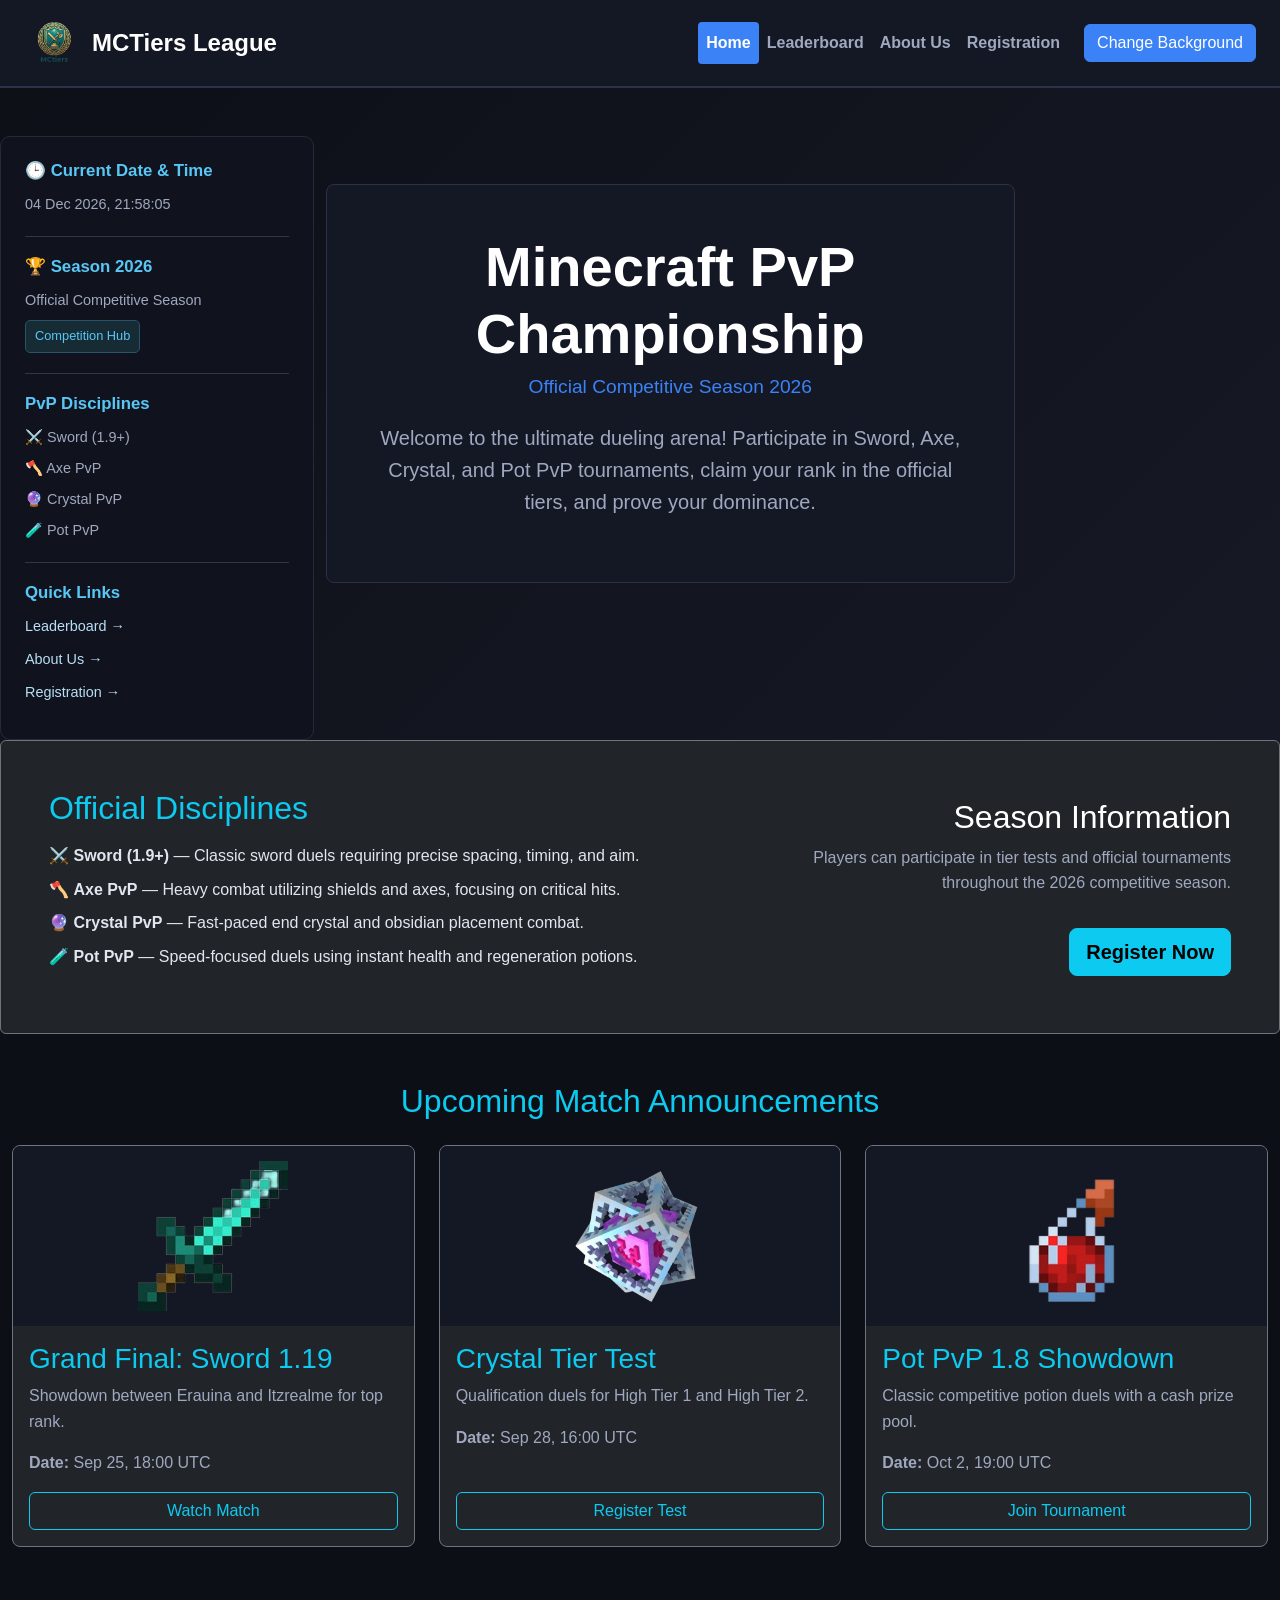
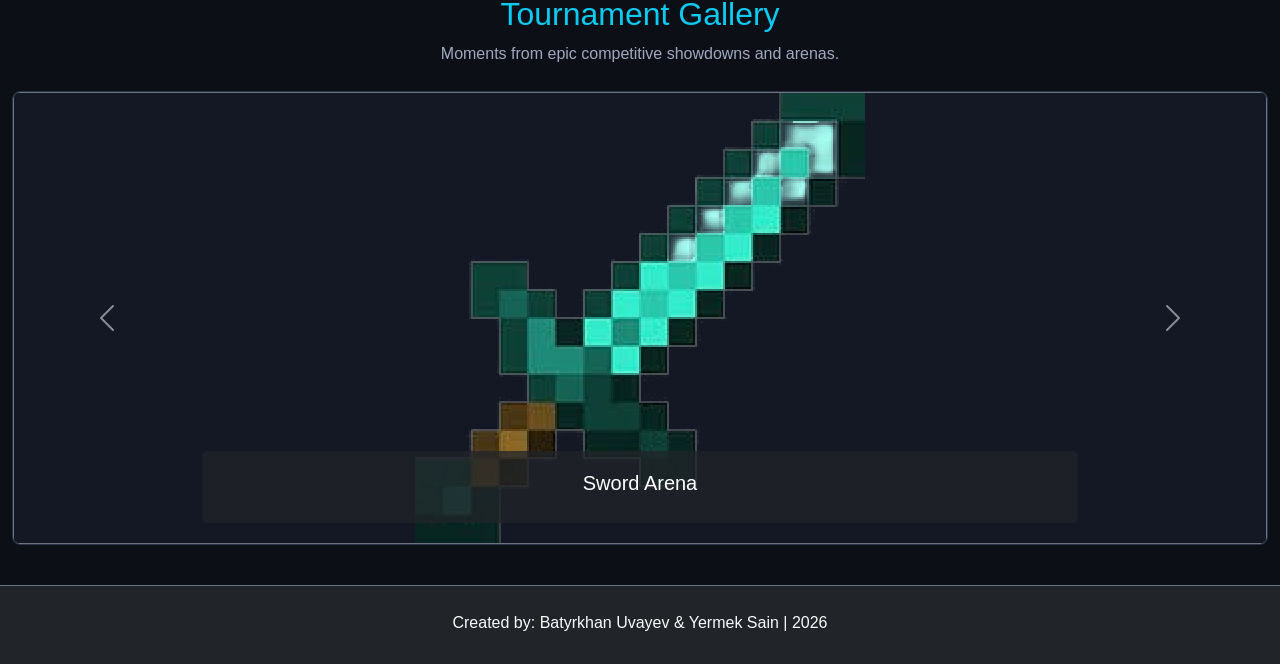
<file: index.html>
<!DOCTYPE html>
<html lang="en">

<head>
    <meta charset="UTF-8">
    <meta name="viewport" content="width=device-width, initial-scale=1.0">
    <title>Minecraft PvP Championship - Hub</title>

    <link href="https://fonts.googleapis.com/css2?family=Poppins:wght@300;400;600;700&display=swap" rel="stylesheet">
    <link rel="stylesheet" href="css/bootstrap.min.css">
    <link rel="stylesheet" href="css/style.css">
</head>

<body>

    <div class="page d-flex flex-column min-vh-100">

        <header>
            <nav class="navbar navbar-expand-lg navbar-dark">
                <div class="container-fluid px-sm-2 px-lg-4">
                    <a class="navbar-brand d-flex align-items-center gap-2" href="index.html">
                        <img src="images/logo.png" alt="MCTiers League logo" class="logo-img">
                        <span>MCTiers League</span>
                    </a>

                    <button class="navbar-toggler" type="button" data-bs-toggle="collapse" data-bs-target="#mainNav"
                        aria-controls="mainNav" aria-expanded="false" aria-label="Toggle navigation">
                        <span class="navbar-toggler-icon"></span>
                    </button>

                    <div class="collapse navbar-collapse" id="mainNav">
                        <ul class="navbar-nav ms-auto align-items-lg-center">
                            <li class="nav-item">
                                <a class="nav-link active" href="index.html" aria-current="page">Home</a>
                            </li>
                            <li class="nav-item">
                                <a class="nav-link" href="leaderboard.html">Leaderboard</a>
                            </li>
                            <li class="nav-item">
                                <a class="nav-link" href="about.html">About Us</a>
                            </li>
                            <li class="nav-item">
                                <a class="nav-link" href="contact.html">Registration</a>
                            </li>
                            <li class="nav-item ms-lg-3 mt-2 mt-lg-0">
                                <button type="button" id="changeThemeBtn" class="btn btn-primary">Change
                                    Background</button>
                            </li>
                        </ul>
                    </div>
                </div>
            </nav>
        </header>

        <div class="container-fluid flex-grow-1">
            <div class="row">
                <div class="row g-4 align-items-start">
                    <aside class="site-aside col-lg-3 px-sm-3 px-lg-4 py-4">

                        <div class="aside-section">
                            <h2>🕒 Current Date &amp; Time</h2>
                            <p id="currentDateTime">Loading...</p>
                        </div>

                        <hr>

                        <div class="aside-section">
                            <h2>🏆 Season 2026</h2>
                            <p>Official Competitive Season</p>
                            <span class="season-badge">Competition Hub</span>
                        </div>

                        <hr>

                        <div class="aside-section">
                            <h2>PvP Disciplines</h2>
                            <p>⚔️ Sword (1.9+)</p>
                            <p>🪓 Axe PvP</p>
                            <p>🔮 Crystal PvP</p>
                            <p>🧪 Pot PvP</p>
                        </div>

                        <hr>
                        <div class="aside-section">
                            <h2>Quick Links</h2>
                            <a href="leaderboard.html">Leaderboard →</a>
                            <a href="about.html">About Us →</a>
                            <a href="contact.html">Registration →</a>
                        </div>

                    </aside>
                    

                    <main class="col-lg-9 py-5">

                        <div class="col-lg-9">
                            <section class="hero-banner p-4 p-lg-5 mb-5 text-center">
                                <h1 class="display-4 fw-bold">Minecraft PvP Championship</h1>
                                <h3 class="subtitle mb-4">Official Competitive Season 2026</h3>
                                <p class="lead">Welcome to the ultimate dueling arena! Participate in Sword, Axe,
                                    Crystal, and
                                    Pot PvP tournaments, claim your rank in the official tiers, and prove your
                                    dominance.
                                </p>
                            </section>
                        </div>
                </div>
                <section class="rules-section p-4 p-lg-5 mb-5 bg-dark rounded border border-secondary">
                    <div class="row g-4 align-items-center">
                        <div class="col-lg-7">
                            <h2 class="text-info">Official Disciplines</h2>
                            <ul class="list-unstyled mt-3">
                                <li class="mb-2">⚔️ <strong>Sword (1.9+)</strong> — Classic sword duels requiring
                                    precise
                                    spacing, timing, and aim.</li>
                                <li class="mb-2">🪓 <strong>Axe PvP</strong> — Heavy combat utilizing shields and
                                    axes,
                                    focusing on critical hits.</li>
                                <li class="mb-2">🔮 <strong>Crystal PvP</strong> — Fast-paced end crystal and
                                    obsidian
                                    placement combat.</li>
                                <li class="mb-2">🧪 <strong>Pot PvP</strong> — Speed-focused duels using instant
                                    health and
                                    regeneration potions.</li>
                            </ul>
                        </div>

                        <div class="col-lg-5 text-lg-end text-center">
                            <h2>Season Information</h2>
                            <p>Players can participate in tier tests and official tournaments throughout the 2026
                                competitive season.</p>
                            <a href="contact.html" class="btn btn-info btn-lg mt-3 fw-bold">Register Now</a>
                        </div>
                    </div>
                </section>

                <section class="mb-5">
                    <h2 class="mb-4 text-center text-info">Upcoming Match Announcements</h2>
                    <div class="row g-4">
                        <div class="col-md-6 col-lg-4">
                            <div class="card match-card h-100 bg-dark border-secondary">
                                <img src="images/Без_названия-removebg-preview (1).png" class="card-img-top pixel-icon"
                                    alt="Sword PvP match">
                                <div class="card-body d-flex flex-column text-light">
                                    <h3 class="card-title text-info">Grand Final: Sword 1.19</h3>
                                    <p class="card-text">Showdown between Erauina and Itzrealme for top rank.</p>
                                    <p class="card-text"><strong>Date:</strong> Sep 25, 18:00 UTC</p>
                                    <a href="contact.html" class="btn btn-outline-info mt-auto">Watch Match</a>
                                </div>
                            </div>
                        </div>

                        <div class="col-md-6 col-lg-4">
                            <div class="card match-card h-100 bg-dark border-secondary">
                                <img src="images/crys-removebg-preview.png" class="card-img-top pixel-icon"
                                    alt="Crystal PvP match">
                                <div class="card-body d-flex flex-column text-light">
                                    <h3 class="card-title text-info">Crystal Tier Test</h3>
                                    <p class="card-text">Qualification duels for High Tier 1 and High Tier 2.</p>
                                    <p class="card-text"><strong>Date:</strong> Sep 28, 16:00 UTC</p>
                                    <a href="contact.html" class="btn btn-outline-info mt-auto">Register Test</a>
                                </div>
                            </div>
                        </div>

                        <div class="col-md-6 col-lg-4">
                            <div class="card match-card h-100 bg-dark border-secondary">
                                <img src="images/PotionDuels.webp" class="card-img-top pixel-icon" alt="Pot PvP match">
                                <div class="card-body d-flex flex-column text-light">
                                    <h3 class="card-title text-info">Pot PvP 1.8 Showdown</h3>
                                    <p class="card-text">Classic competitive potion duels with a cash prize pool.
                                    </p>
                                    <p class="card-text"><strong>Date:</strong> Oct 2, 19:00 UTC</p>
                                    <a href="contact.html" class="btn btn-outline-info mt-auto">Join Tournament</a>
                                </div>
                            </div>
                        </div>
                    </div>
                </section>

                <!-- Галерея -->
                <section class="gallery-section">
                    <h2 class="mb-2 text-center text-info">Tournament Gallery</h2>
                    <p class="mb-4 text-center">Moments from epic competitive showdowns and arenas.</p>

                    <div id="tournamentCarousel" class="carousel slide" data-bs-ride="carousel">
                        <div class="carousel-inner rounded shadow-lg border border-secondary">
                            <div class="carousel-item active">
                                <img src="images/Без_названия-removebg-preview (1).png"
                                    class="d-block w-100 carousel-img" alt="Sword Arena">
                                <div class="carousel-caption d-none d-md-block bg-dark bg-opacity-75 rounded">
                                    <h5>Sword Arena</h5>
                                </div>
                            </div>
                            <div class="carousel-item">
                                <img src="images/crys-removebg-preview.png" class="d-block w-100 carousel-img"
                                    alt="Crystal Fight">
                                <div class="carousel-caption d-none d-md-block bg-dark bg-opacity-75 rounded">
                                    <h5>Crystal Fight</h5>
                                </div>
                            </div>
                            <div class="carousel-item">
                                <img src="images/PotionDuels.webp" class="d-block w-100 carousel-img"
                                    alt="Pot PvP Duel">
                                <div class="carousel-caption d-none d-md-block bg-dark bg-opacity-75 rounded">
                                    <h5>Pot PvP Duel</h5>
                                </div>
                            </div>
                        </div>
                        <button class="carousel-control-prev" type="button" data-bs-target="#tournamentCarousel"
                            data-bs-slide="prev">
                            <span class="carousel-control-prev-icon" aria-hidden="true"></span>
                            <span class="visually-hidden">Previous</span>
                        </button>
                        <button class="carousel-control-next" type="button" data-bs-target="#tournamentCarousel"
                            data-bs-slide="next">
                            <span class="carousel-control-next-icon" aria-hidden="true"></span>
                            <span class="visually-hidden">Next</span>
                        </button>
                    </div>
                </section>
                </main>
            </div>
        </div>
        <footer class="py-4 text-center mt-auto bg-dark border-top border-secondary">
            <div class="container">
                <p class="mb-1 text-light">Created by: Batyrkhan Uvayev & Yermek Sain | 2026</p>
            </div>
        </footer>

    </div>
    <script src="https://cdn.jsdelivr.net/npm/bootstrap@5.3.3/dist/js/bootstrap.bundle.min.js"></script>
    <script src="js/script.js"></script>
</body>

</html>
</file>
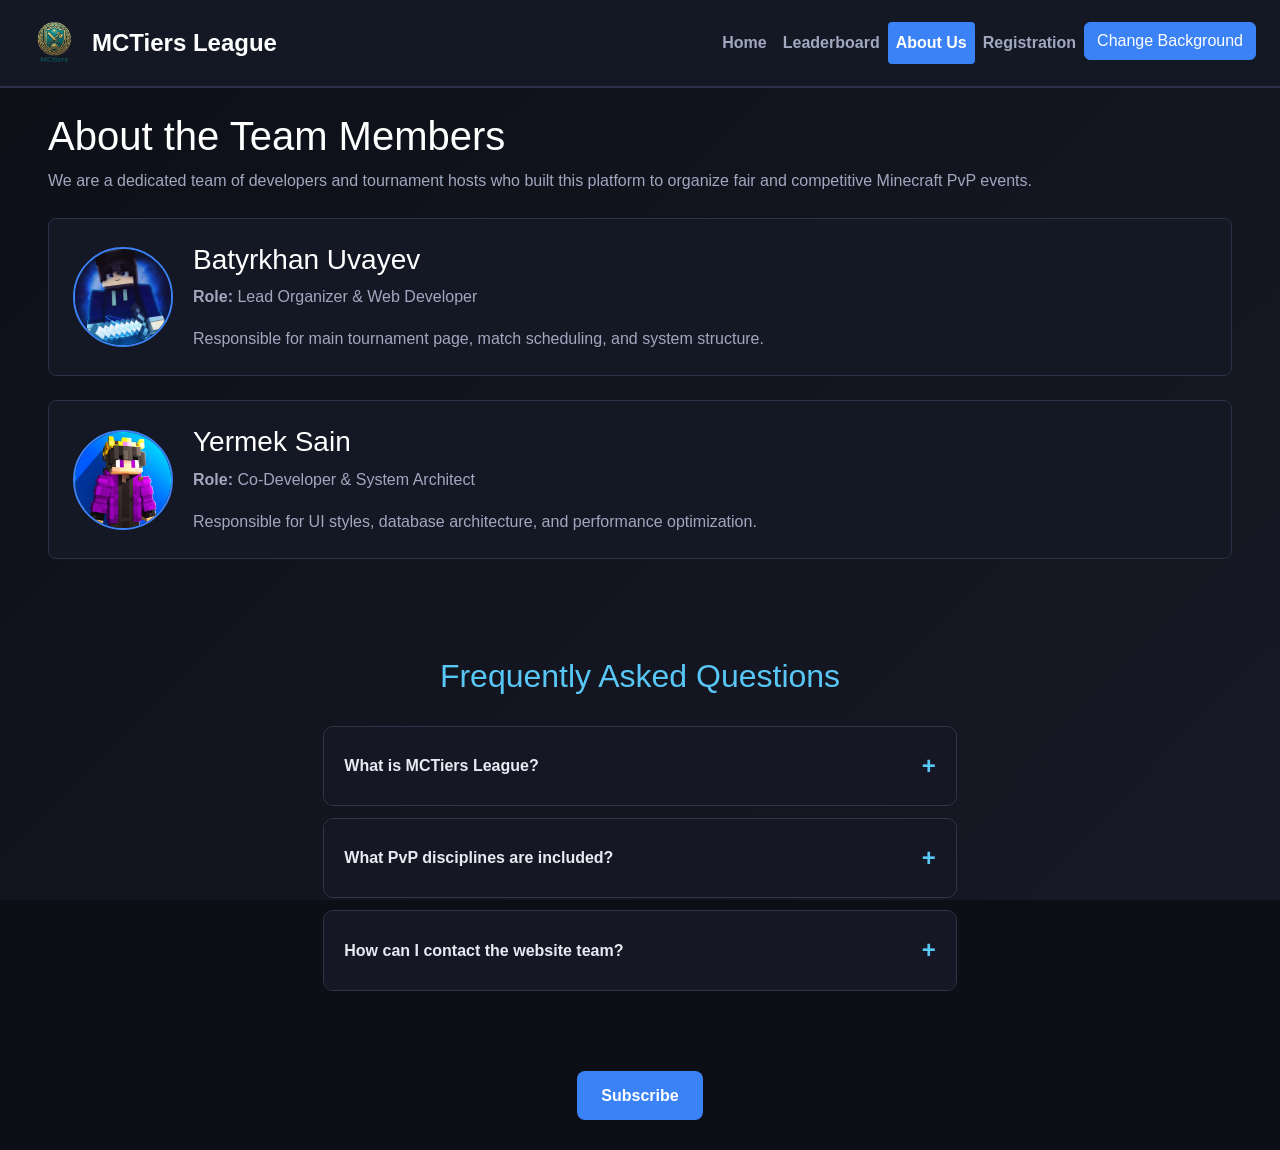
<file: about.html>
<!DOCTYPE html>
<html lang="en">

<head>
    <meta charset="UTF-8">
    <meta name="viewport" content="width=device-width, initial-scale=1.0">
    <title>About Us - Minecraft PvP Championship</title>
    <link rel="stylesheet" href="css/bootstrap.min.css">
    <link rel="stylesheet" href="css/style.css">
</head>

<body>

    <div class="page">

        <header>
            <nav class="navbar navbar-expand-lg navbar-dark">
                <div class="container-fluid px-sm-2 px-lg-4">

                    <a class="navbar-brand d-flex align-items-center gap-2" href="index.html">
                        <img src="images/logo.png" alt="MCTiers League logo" class="logo-img">
                        <span>MCTiers League</span>
                    </a>

                    <button class="navbar-toggler" type="button" data-bs-toggle="collapse" data-bs-target="#mainNav"
                        aria-controls="mainNav" aria-expanded="false" aria-label="Toggle navigation">
                        <span class="navbar-toggler-icon"></span>
                    </button>

                    <div class="collapse navbar-collapse" id="mainNav">
                        <ul class="navbar-nav ms-auto">
                            <li class="nav-item"><a class="nav-link" href="index.html">Home</a></li>
                            <li class="nav-item"><a class="nav-link" href="leaderboard.html">Leaderboard</a></li>
                            <li class="nav-item"><a class="nav-link active" href="about.html" aria-current="page">About
                                    Us</a></li>
                            <li class="nav-item"><a class="nav-link" href="contact.html">Registration</a></li>
                            <li class="nav-item"><button type="button" id="changeThemeBtn"
                                    class="btn btn-primary">Change Background</button></li>

                        </ul>
                    </div>

                </div>
            </nav>
        </header>

        <div class="container-fluid">
            <div class="row">

                <main class="col-12 py-4 px-sm-3 px-lg-5">

                    <h1>About the Team Members</h1>
                    <p class="mb-4">We are a dedicated team of developers and tournament hosts who built this platform
                        to organize fair and competitive Minecraft PvP events.</p>

                    <div class="team-member p-3 p-lg-4 mb-4">
                        <img src="images/profile1.jpg" alt="Batyrkhan Uvayev" class="member-avatar">
                        <div>
                            <h3>Batyrkhan Uvayev</h3>
                            <p><strong>Role:</strong> Lead Organizer & Web Developer</p>
                            <p class="mb-0">Responsible for main tournament page, match scheduling, and system
                                structure.</p>
                        </div>
                    </div>

                    <div class="team-member p-3 p-lg-4 mb-4">
                        <img src="images/profile2.png" alt="Yermek Sain" class="member-avatar">
                        <div>
                            <h3>Yermek Sain</h3>
                            <p><strong>Role:</strong> Co-Developer & System Architect</p>
                            <p class="mb-0">Responsible for UI styles, database architecture, and performance
                                optimization.</p>
                        </div>
                    </div>

                </main>

            </div>
        </div>


        <section class="faq-section">
            <h2 class="faq-title">Frequently Asked Questions</h2>

            <div class="faq-container">

                <div class="faq-item">
                    <button class="faq-question" type="button" aria-expanded="false" aria-controls="faq-answer-1">
                        <span>What is MCTiers League?</span>
                        <span class="faq-icon" aria-hidden="true">+</span>
                    </button>

                    <div class="faq-answer" id="faq-answer-1" aria-hidden="true">
                        <div class="faq-answer-inner">
                            <p>
                                MCTiers League is a website about Minecraft PvP rankings
                                and player information.
                            </p>
                        </div>
                    </div>
                </div>

                <div class="faq-item">
                    <button class="faq-question" type="button" aria-expanded="false" aria-controls="faq-answer-2">
                        <span>What PvP disciplines are included?</span>
                        <span class="faq-icon" aria-hidden="true">+</span>
                    </button>

                    <div class="faq-answer" id="faq-answer-2" aria-hidden="true">
                        <div class="faq-answer-inner">
                            <p>The website includes disciplines such as Sword,Axe PvP, Crystal PvP, and Pot PvP.</p>
                        </div>
                    </div>
                </div>

                <div class="faq-item">
                    <button class="faq-question" type="button" aria-expanded="false" aria-controls="faq-answer-3">
                        <span>How can I contact the website team?</span>
                        <span class="faq-icon" aria-hidden="true">+</span>
                    </button>

                    <div class="faq-answer" id="faq-answer-3" aria-hidden="true">
                        <div class="faq-answer-inner">
                            <p>Visit the Registration page and fill in the form to provide your information.</p>
                        </div>
                    </div>
                </div>

            </div>
        </section>




    </div>


    <div class="subscribe-section">
        <button type="button" id="openSubscribe" class="subscribe-btn">Subscribe</button>
    </div>

    <div class="subscribe-overlay" id="subscribeOverlay" aria-hidden="true">
        <div class="subscribe-popup" role="dialog" aria-modal="true" aria-labelledby="subscribeTitle">
            <button type="button" id="closeSubscribe" class="subscribe-close" aria-label="Close">&times;</button>

            <h2 id="subscribeTitle">Subscribe to MCTiers League</h2>
            <p>Get updates about Minecraft PvP and tournaments.</p>

            <form id="subscribeForm" novalidate>
                <label for="subscribeEmail">Email address</label>
                <input type="text" inputmode="email" id="subscribeEmail" autocomplete="email">
                <p id="subscribeError" class="subscribe-error"></p>
                <p id="subscribeMessage" class="subscribe-success" role="status" aria-live="polite"></p>
                <button type="submit" class="subscribe-btn">Subscribe</button>
            </form>
        </div>
    </div>

    <script src="https://cdn.jsdelivr.net/npm/bootstrap@5.3.3/dist/js/bootstrap.bundle.min.js"></script>
    <script src="js/script.js"></script>
</body>

</html>
</file>
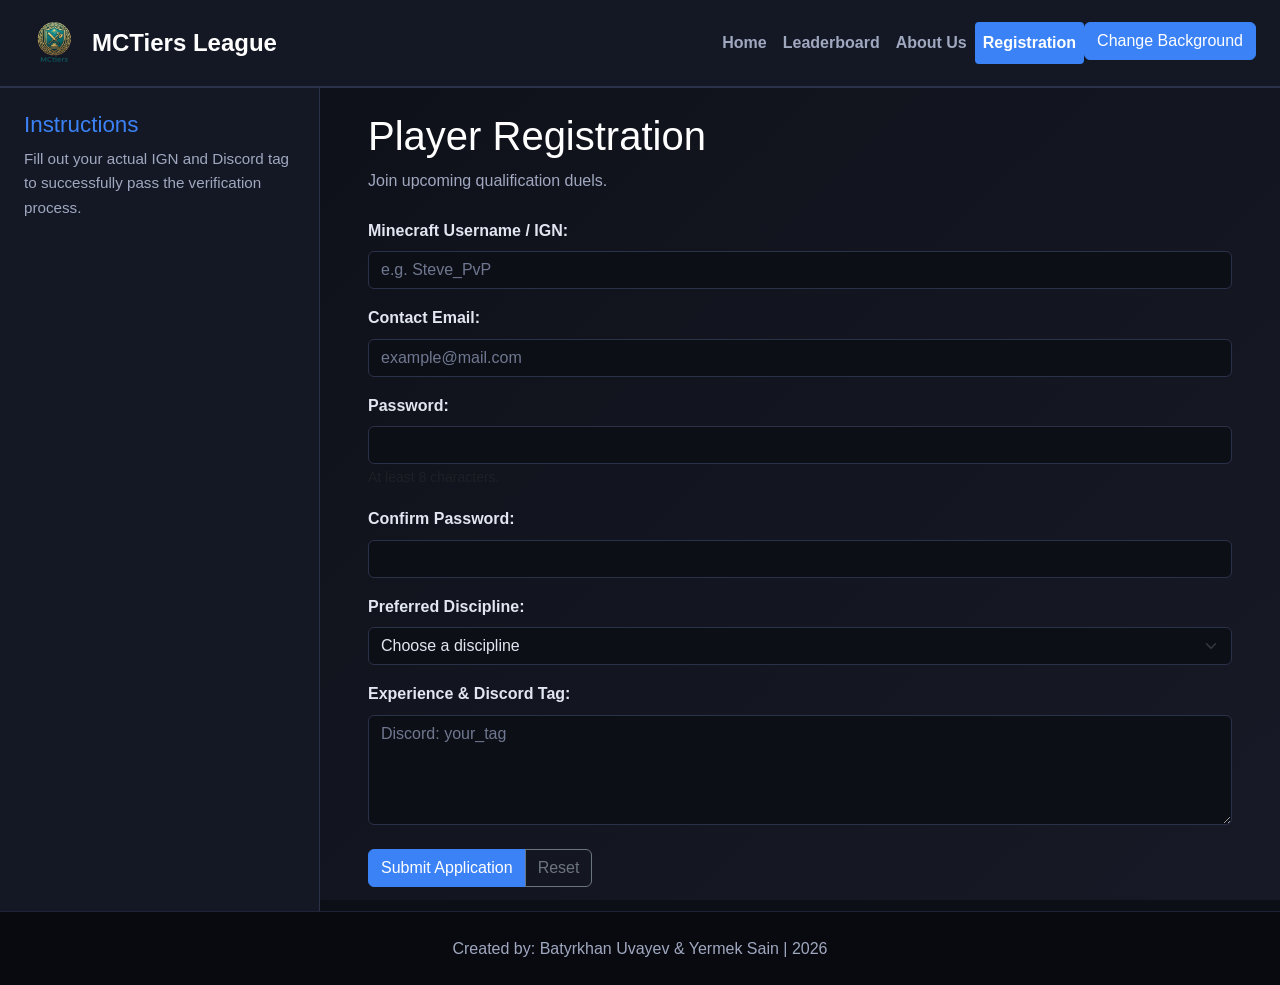
<file: contact.html>
<!DOCTYPE html>

<html lang="en">

<head>
    <meta charset="UTF-8">
    <meta name="viewport" content="width=device-width, initial-scale=1.0">
    <title>Registration - Minecraft PvP Championship</title>
    <link rel="stylesheet" href="css/bootstrap.min.css">
    <link rel="stylesheet" href="css/style.css">
</head>

<body>
    <div class="page">

        <header>
            <nav class="navbar navbar-expand-lg navbar-dark">
                <div class="container-fluid px-sm-2 px-lg-4">

                    <a class="navbar-brand d-flex align-items-center gap-2" href="index.html">
                        <img src="images/logo.png" alt="MCTiers League logo" class="logo-img">
                        <span>MCTiers League</span>
                    </a>

                    <button class="navbar-toggler" type="button" data-bs-toggle="collapse" data-bs-target="#mainNav"
                        aria-controls="mainNav" aria-expanded="false" aria-label="Toggle navigation">
                        <span class="navbar-toggler-icon"></span>
                    </button>

                    <div class="collapse navbar-collapse" id="mainNav">
                        <ul class="navbar-nav ms-auto">
                            <li class="nav-item">
                                <a class="nav-link" href="index.html">Home</a>
                            </li>
                            <li class="nav-item">
                                <a class="nav-link" href="leaderboard.html">Leaderboard</a>
                            </li>
                            <li class="nav-item">
                                <a class="nav-link" href="about.html">About Us</a>
                            </li>
                            <li class="nav-item">
                                <a class="nav-link active" href="contact.html" aria-current="page">Registration</a>
                            </li>
                            <li class="nav-item">
                                <button type="button" id="changeThemeBtn" class="btn btn-primary">
                                    Change Background
                                </button>
                            </li>
                        </ul>
                    </div>

                </div>
            </nav>
        </header>

        <div class="container-fluid">
            <div class="row">

                <aside class="col-lg-3 px-sm-3 px-lg-4 py-4">
                    <h2>Instructions</h2>
                    <p>Fill out your actual IGN and Discord tag to successfully pass the verification process.</p>
                </aside>

                <main class="col-lg-9 py-4 px-sm-3 px-lg-5">

                    <h1>Player Registration</h1>
                    <p class="mb-4">Join upcoming qualification duels.</p>

                    <form id="registrationForm" novalidate>

                        <div class="mb-3">
                            <label for="ign" class="form-label">
                                Minecraft Username / IGN:
                            </label>
                            <input type="text" class="form-control" id="ign" placeholder="e.g. Steve_PvP">
                            <div class="invalid-feedback"></div>
                        </div>

                        <div class="mb-3">
                            <label for="email" class="form-label">Contact Email:</label>
                            <input type="text" class="form-control" id="email" placeholder="example@mail.com"
                                inputmode="email">
                            <div class="invalid-feedback"></div>
                        </div>

                        <div class="mb-3">
                            <label for="password" class="form-label">Password:</label>
                            <input type="password" class="form-control" id="password">
                            <div class="invalid-feedback"></div>
                            <small class="form-text">At least 8 characters.</small>
                        </div>

                        <div class="mb-3">
                            <label for="confirmPassword" class="form-label">
                                Confirm Password:
                            </label>
                            <input type="password" class="form-control" id="confirmPassword">
                            <div class="invalid-feedback"></div>
                        </div>

                        <div class="mb-3">
                            <label for="discipline" class="form-label">
                                Preferred Discipline:
                            </label>
                            <select id="discipline" class="form-select">
                                <option value="">Choose a discipline</option>
                                <option value="Sword 1.9+">Sword 1.9+</option>
                                <option value="Axe PvP">Axe PvP</option>
                                <option value="Crystal PvP">Crystal PvP</option>
                                <option value="Pot PvP">Pot PvP</option>
                            </select>
                            <div class="invalid-feedback"></div>
                        </div>

                        <div class="mb-4">
                            <label for="experience" class="form-label">
                                Experience &amp; Discord Tag:
                            </label>
                            <textarea id="experience" class="form-control" rows="4"
                                placeholder="Discord: your_tag"></textarea>
                            <div class="invalid-feedback"></div>
                        </div>

                        <div id="formMessage" class="mb-3" role="status" aria-live="polite"></div>

                        <div class="btn-group" role="group" aria-label="Registration actions">
                            <button type="submit" class="btn btn-primary">
                                Submit Application
                            </button>
                            <button type="reset" class="btn btn-outline-secondary">
                                Reset
                            </button>
                        </div>

                    </form>

                </main>

            </div>
        </div>

        <footer class="py-4">
            <p class="mb-0">Created by: Batyrkhan Uvayev &amp; Yermek Sain | 2026</p>
        </footer>

    </div>

    <script src="js/bootstrap.bundle.min.js"></script>
    <script src="js/script.js"></script>

</body>

</html>
</file>
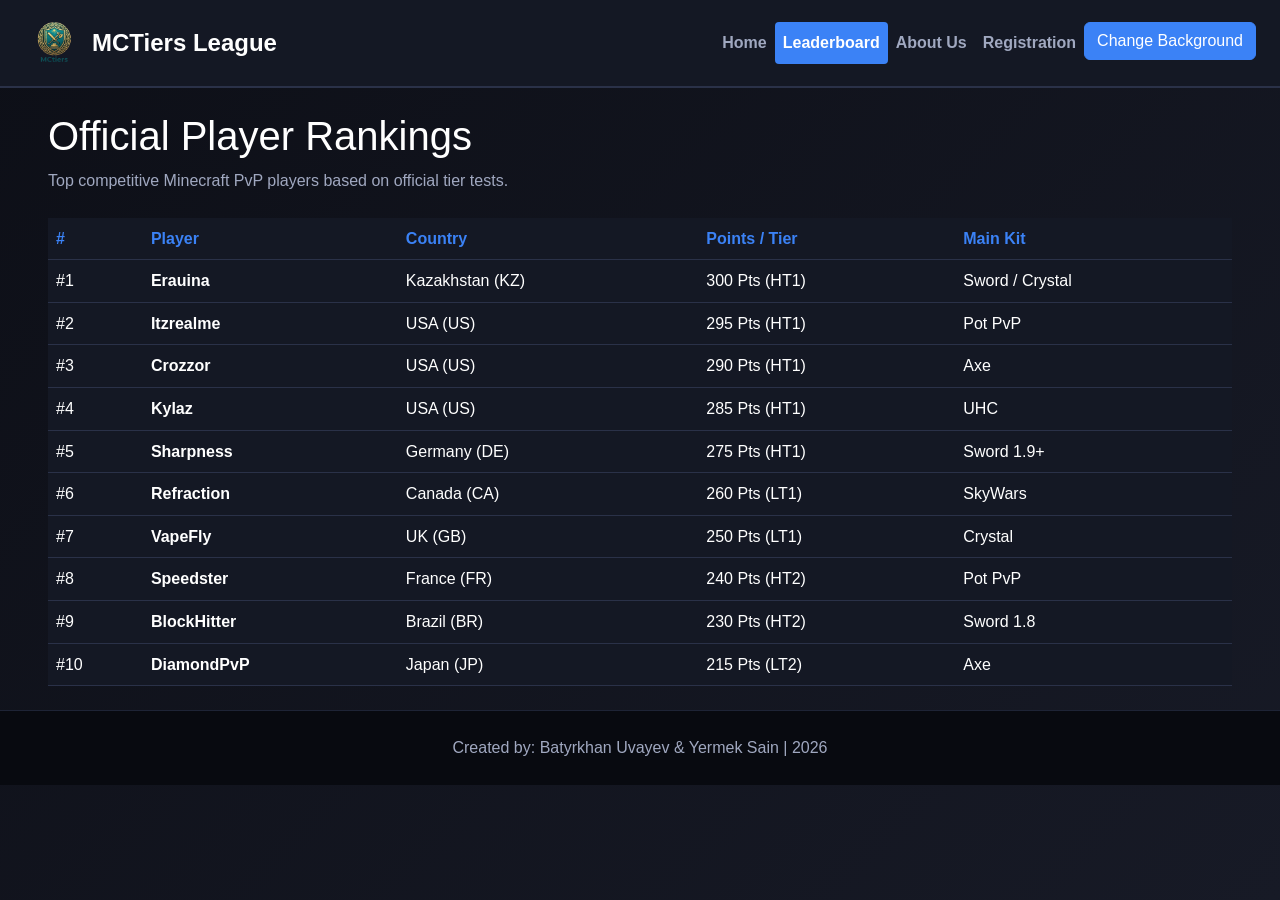
<file: leaderboard.html>
<!DOCTYPE html>
<html lang="en">
<head>
    <meta charset="UTF-8">
    <meta name="viewport" content="width=device-width, initial-scale=1.0">
    <title>Leaderboard - Minecraft PvP Championship</title>
    <link rel="stylesheet" href="css/bootstrap.min.css">
    <link rel="stylesheet" href="css/style.css">
</head>
<body>

<div class="page">

    <header>
        <nav class="navbar navbar-expand-lg navbar-dark">
            <div class="container-fluid px-sm-2 px-lg-4">

                <a class="navbar-brand d-flex align-items-center gap-2" href="index.html">
                    <img src="images/logo.png" alt="MCTiers League logo" class="logo-img">
                    <span>MCTiers League</span>
                </a>

                <button class="navbar-toggler" type="button" data-bs-toggle="collapse" data-bs-target="#mainNav"
                        aria-controls="mainNav" aria-expanded="false" aria-label="Toggle navigation">
                    <span class="navbar-toggler-icon"></span>
                </button>

                <div class="collapse navbar-collapse" id="mainNav">
                    <ul class="navbar-nav ms-auto">
                        <li class="nav-item"><a class="nav-link" href="index.html">Home</a></li>
                        <li class="nav-item"><a class="nav-link active" href="leaderboard.html" aria-current="page">Leaderboard</a></li>
                        <li class="nav-item"><a class="nav-link" href="about.html">About Us</a></li>
                        <li class="nav-item"><a class="nav-link" href="contact.html">Registration</a></li>
                        <li class="nav-item"><button type="button" id="changeThemeBtn" class="btn btn-primary">Change Background</button></li>
                    </ul>
                </div>

            </div>
        </nav>
    </header>

    <div class="container-fluid">
        <div class="row">
            <main class="col-12 py-4 px-sm-3 px-lg-5">

                <h1>Official Player Rankings</h1>
                <p class="mb-4">Top competitive Minecraft PvP players based on official tier tests.</p>

                <div class="table-responsive">
                    <table class="table table-dark table-hover align-middle">
                        <thead>
                            <tr>
                                <th>#</th>
                                <th>Player</th>
                                <th>Country</th>
                                <th>Points / Tier</th>
                                <th>Main Kit</th>
                            </tr>
                        </thead>
                        <tbody>
                            <tr>
                                <td>#1</td>
                                <td><strong>Erauina</strong></td>
                                <td>Kazakhstan (KZ)</td>
                                <td>300 Pts (HT1)</td>
                                <td>Sword / Crystal</td>
                            </tr>
                            <tr>
                                <td>#2</td>
                                <td><strong>Itzrealme</strong></td>
                                <td>USA (US)</td>
                                <td>295 Pts (HT1)</td>
                                <td>Pot PvP</td>
                            </tr>
                            <tr>
                                <td>#3</td>
                                <td><strong>Crozzor</strong></td>
                                <td>USA (US)</td>
                                <td>290 Pts (HT1)</td>
                                <td>Axe</td>
                            </tr>
                            <tr>
                                <td>#4</td>
                                <td><strong>Kylaz</strong></td>
                                <td>USA (US)</td>
                                <td>285 Pts (HT1)</td>
                                <td>UHC</td>
                            </tr>
                            <tr>
                                <td>#5</td>
                                <td><strong>Sharpness</strong></td>
                                <td>Germany (DE)</td>
                                <td>275 Pts (HT1)</td>
                                <td>Sword 1.9+</td>
                            </tr>
                            <tr>
                                <td>#6</td>
                                <td><strong>Refraction</strong></td>
                                <td>Canada (CA)</td>
                                <td>260 Pts (LT1)</td>
                                <td>SkyWars</td>
                            </tr>
                            <tr>
                                <td>#7</td>
                                <td><strong>VapeFly</strong></td>
                                <td>UK (GB)</td>
                                <td>250 Pts (LT1)</td>
                                <td>Crystal</td>
                            </tr>
                            <tr>
                                <td>#8</td>
                                <td><strong>Speedster</strong></td>
                                <td>France (FR)</td>
                                <td>240 Pts (HT2)</td>
                                <td>Pot PvP</td>
                            </tr>
                            <tr>
                                <td>#9</td>
                                <td><strong>BlockHitter</strong></td>
                                <td>Brazil (BR)</td>
                                <td>230 Pts (HT2)</td>
                                <td>Sword 1.8</td>
                            </tr>
                            <tr>
                                <td>#10</td>
                                <td><strong>DiamondPvP</strong></td>
                                <td>Japan (JP)</td>
                                <td>215 Pts (LT2)</td>
                                <td>Axe</td>
                            </tr>
                        </tbody>
                    </table>
                </div>

            </main>

        </div>
    </div>

    <footer class="py-4">
        <p class="mb-0">Created by: Batyrkhan Uvayev & Yermek Sain | 2026</p>
    </footer>

</div>

<script src="https://cdn.jsdelivr.net/npm/bootstrap@5.3.3/dist/js/bootstrap.bundle.min.js"></script>
<script src="js/script.js"></script>
</body>
</html>
</file>
<file: css/style.css>
* {
    margin: 0;
    padding: 0;
    box-sizing: border-box;
}

body {
    background-color: #0d0f17;
    color: #e1e6f0;
    font-family: 'Segoe UI', Tahoma, Geneva, Verdana, sans-serif;
    line-height: 1.6;
    background-color: #0d0f17;
    background-image: linear-gradient(135deg, #0d0f17, #171a26);
    background-attachment: fixed;
    background-size: cover;
    transition: background-color 0.5s ease;
}

.page {
    min-height: 100vh;
    display: flex;
    flex-direction: column;
}

header {
    background-color: #141824;
    border-bottom: 2px solid #2a3148;
}

.navbar-brand {
    color: #ffffff !important;
    font-size: 1.5rem;
    font-weight: 700;
}

.logo-img {
    width: 60px;
    height: 60px;
    border-radius: 6px;
    object-fit: cover;
}

.navbar-nav .nav-link {
    color: #a0a8c0;
    font-weight: 600;
}

.navbar-nav .nav-link:hover {
    color: #ffffff;
}

.navbar-nav .nav-link.active {
    background-color: #3b82f6;
    color: #ffffff;
    border-radius: 4px;
}

aside {
    background-color: #141824;
    border-right: 1px solid #2a3148;
}

aside h2 {
    color: #3b82f6;
    font-size: 1.4rem;
}

aside p {
    color: #a0a8c0;
    font-size: 0.95rem;
}

main {
    min-width: 0;
}

h1,
h2,
h3 {
    color: #ffffff;
}

h1 {
    font-size: 2.5rem;
}

p {
    color: #a0a8c0;
}


.site-aside {
    color: #c5c9d6;
    background-color: #10131d;
    border: 1px solid #252938;
    border-radius: 10px;
    align-self: flex-start;
}

.aside-section h2 {
    color: #59c7f5;
    font-size: 1.05rem;
    font-weight: 600;
    margin-bottom: 12px;
}

.aside-section p {
    font-size: 0.9rem;
    margin-bottom: 8px;
    overflow-wrap: anywhere;
}

.site-aside hr {
    border-color: #303548;
    opacity: 1;
    margin: 20px 0;
}

.season-badge {
    display: inline-block;
    background-color: #172b35;
    color: #59c7f5;
    border: 1px solid #28536a;
    border-radius: 5px;
    padding: 5px 9px;
    font-size: 0.8rem;
}

.site-aside a {
    display: block;
    color: #b7dff5;
    text-decoration: none;
    font-size: 0.9rem;
    margin-bottom: 10px;
    transition: color 0.2s ease;
}

.site-aside a:hover {
    color: #59c7f5;
}



.hero-banner,
.rules-section {
    background-color: #141824;
    border: 1px solid #2a3148;
    border-radius: 8px;
}

.subtitle {
    color: #3b82f6;
    font-size: 1.2rem;
}

.match-card {
    background-color: #141824;
    border: 1px solid #2a3148;
    border-radius: 8px;
    overflow: hidden;
    transition: transform 0.3s ease, box-shadow 0.3s ease;
}

.match-card:hover {
    transform: translateY(-8px);
    box-shadow: 0 10px 20px rgba(59, 130, 246, 0.2);
}

.match-card img {
    height: 180px;
    background-color: #141824;
    object-fit: cover;
}

.match-card img.pixel-icon {
    object-fit: contain;
    padding: 15px;
}

.card-title {
    color: #ffffff;
}

.card-text {
    color: #a0a8c0;
}

.btn-primary {
    background-color: #3b82f6;
    border-color: #3b82f6;
}

.btn-primary:hover {
    background-color: #2563ed;
    border-color: #2563ed;
}

.gallery-section {
    margin-bottom: 40px;
}

.carousel {
    border: 1px solid #2a3148;
    border-radius: 8px;
    overflow: hidden;
}

.carousel-img {
    height: 450px;
    object-fit: contain;
    background-color: #141824;
    image-rendering: pixelated;
}

.carousel-caption {
    background-color: rgba(20, 24, 36, 0.85);
    border-radius: 6px;
}

.team-member {
    display: flex;
    align-items: center;
    gap: 20px;
    background-color: #141824;
    border: 1px solid #2a3148;
    border-radius: 8px;
}

.member-avatar {
    width: 100px;
    height: 100px;
    border-radius: 50%;
    object-fit: cover;
    border: 2px solid #3b82f6;
    flex-shrink: 0;
}

.form-label {
    color: #e1e6f0;
    font-weight: 600;
}

.form-control,
.form-select {
    background-color: #0d0f17;
    border: 1px solid #2a3148;
    color: #e1e6f0;
}

.form-control:focus,
.form-select:focus {
    background-color: #0d0f17;
    color: #e1e6f0;
    border-color: #3b82f6;
    box-shadow: 0 0 0 0.2rem rgba(59, 130, 246, 0.25);
}

.form-control::placeholder {
    color: #6f7890;
}

.table {
    margin-bottom: 0;
}

.table-dark {
    --bs-table-bg: #141824;
    --bs-table-border-color: #2a3148;
}

.table thead th {
    color: #3b82f6;
}

footer {
    background-color: #080a10;
    border-top: 1px solid #1e2436;
    text-align: center;
}

footer p {
    color: #a0a8c0;
}

@media (max-width: 991px) {
    h1 {
        font-size: 2rem;
    }

    h2 {
        font-size: 1.5rem;
    }

    .navbar-nav {
        margin-top: 15px;
    }

    .navbar-nav .nav-link {
        padding: 8px 12px;
    }

    aside {
        border-right: none;
        border-bottom: 1px solid #2a3148;
    }

    .carousel-img {
        height: 350px;
    }
}

@media (max-width: 767px) {
    h1 {
        font-size: 1.7rem;
    }

    h2 {
        font-size: 1.3rem;
    }

    h3 {
        font-size: 1.1rem;
    }

    p,
    li {
        font-size: 0.9rem;
    }

    .logo-img {
        width: 50px;
        height: 50px;
    }

    .carousel-img {
        height: 250px;
    }

    .team-member {
        flex-direction: column;
        text-align: center;
    }

    .member-avatar {
        width: 85px;
        height: 85px;
    }
}

@media (max-width: 575px) {
    h1 {
        font-size: 1.5rem;
    }

    .carousel-img {
        height: 200px;
    }

    .carousel-caption {
        padding: 5px;
    }

    .carousel-caption h3 {
        font-size: 0.9rem;
    }
}


/* Task 2: Custom FAQ Accordion */

.faq-section {
    max-width: 900px;
    margin: 50px auto;
    padding: 0 20px;
}

.faq-title {
    text-align: center;
    color: #59c7f5;
    font-size: 2rem;
    margin-bottom: 30px;
}

.faq-container {
    display: flex;
    flex-direction: column;
    gap: 12px;
}

.faq-item {
    background: #151824;
    border: 1px solid #303548;
    border-radius: 10px;
    overflow: hidden;
}

.faq-question {
    width: 100%;
    padding: 20px;
    background: #151824;
    color: #e6eaf2;
    border: none;
    text-align: left;
    font-size: 1rem;
    font-weight: 600;
    display: flex;
    justify-content: space-between;
    align-items: center;
    gap: 15px;
    cursor: pointer;
    transition: background 0.25s ease, color 0.25s ease;
}

.faq-question:hover,
.faq-question.active {
    background: #172b35;
    color: #59c7f5;
}

.faq-icon {
    font-size: 1.5rem;
    color: #59c7f5;
    transition: transform 0.3s ease;
}

.faq-question.active .faq-icon {
    transform: rotate(45deg);
}

.faq-answer {
    display: grid;
    grid-template-rows: 0fr;
    transition: grid-template-rows 0.3s ease;
}

.faq-answer.open {
    grid-template-rows: 1fr;
}

.faq-answer-inner {
    overflow: hidden;
}

.faq-answer-inner p {
    color: #c5c9d6;
    line-height: 1.7;
    padding: 0 20px;
    margin: 0;
    opacity: 0;
    transition: opacity 0.25s ease, padding 0.3s ease;
}

.faq-answer.open .faq-answer-inner p {
    padding: 18px 20px;
    opacity: 1;
}

@media (max-width: 576px) {
    .faq-section {
        padding: 0 15px;
        margin: 35px auto;
    }

    .faq-title {
        font-size: 1.5rem;
    }

    .faq-question {
        padding: 16px;
        font-size: 0.95rem;
    }
}

.subscribe-section {
    text-align: center;
    margin: 30px 0;
}

.subscribe-btn {
    padding: 12px 24px;
    border: none;
    border-radius: 8px;
    background: #3b82f6;
    color: #fff;
    font-size: 1rem;
    font-weight: 600;
    cursor: pointer;
    transition: background 0.25s ease;
}

.subscribe-btn:hover {
    background: #2563eb;
}

.subscribe-overlay {
    display: none;
    position: fixed;
    inset: 0;
    z-index: 9999;
    padding: 20px;
    background: rgba(0, 0, 0, 0.75);
    align-items: center;
    justify-content: center;
}

.subscribe-overlay.active {
    display: flex;
}

.subscribe-popup {
    position: relative;
    width: 100%;
    max-width: 450px;
    padding: 30px;
    border: 1px solid #303548;
    border-radius: 14px;
    background: #141824;
    color: #e6eaf2;
    box-shadow: 0 15px 50px rgba(0, 0, 0, 0.4);
    animation: popupAppear 0.25s ease;
}

.subscribe-popup h2 {
    margin: 0 25px 12px 0;
    color: #59c7f5;
    font-size: 1.5rem;
}

.subscribe-popup > p {
    color: #c5c9d6;
    line-height: 1.6;
}

.subscribe-close {
    position: absolute;
    top: 12px;
    right: 16px;
    border: none;
    background: transparent;
    color: #e6eaf2;
    font-size: 28px;
    cursor: pointer;
}

.subscribe-popup label {
    display: block;
    margin: 20px 0 8px;
    color: #e6eaf2;
}

.subscribe-popup input {
    width: 100%;
    padding: 12px;
    border: 1px solid #3b4258;
    border-radius: 7px;
    outline: none;
    background: #0d0f17;
    color: #fff;
}

.subscribe-popup input:focus {
    border-color: #59c7f5;
}

.subscribe-error {
    margin: 6px 0;
    color: #ff7373;
    font-size: 0.9rem;
}

.subscribe-success {
    color: #65d99a;
    font-size: 0.95rem;
}

@keyframes popupAppear {
    from {
        opacity: 0;
        transform: translateY(-12px);
    }
    to {
        opacity: 1;
        transform: translateY(0);
    }
}

@media (max-width: 480px) {
    .subscribe-popup {
        padding: 24px 20px;
    }
}
</file>
